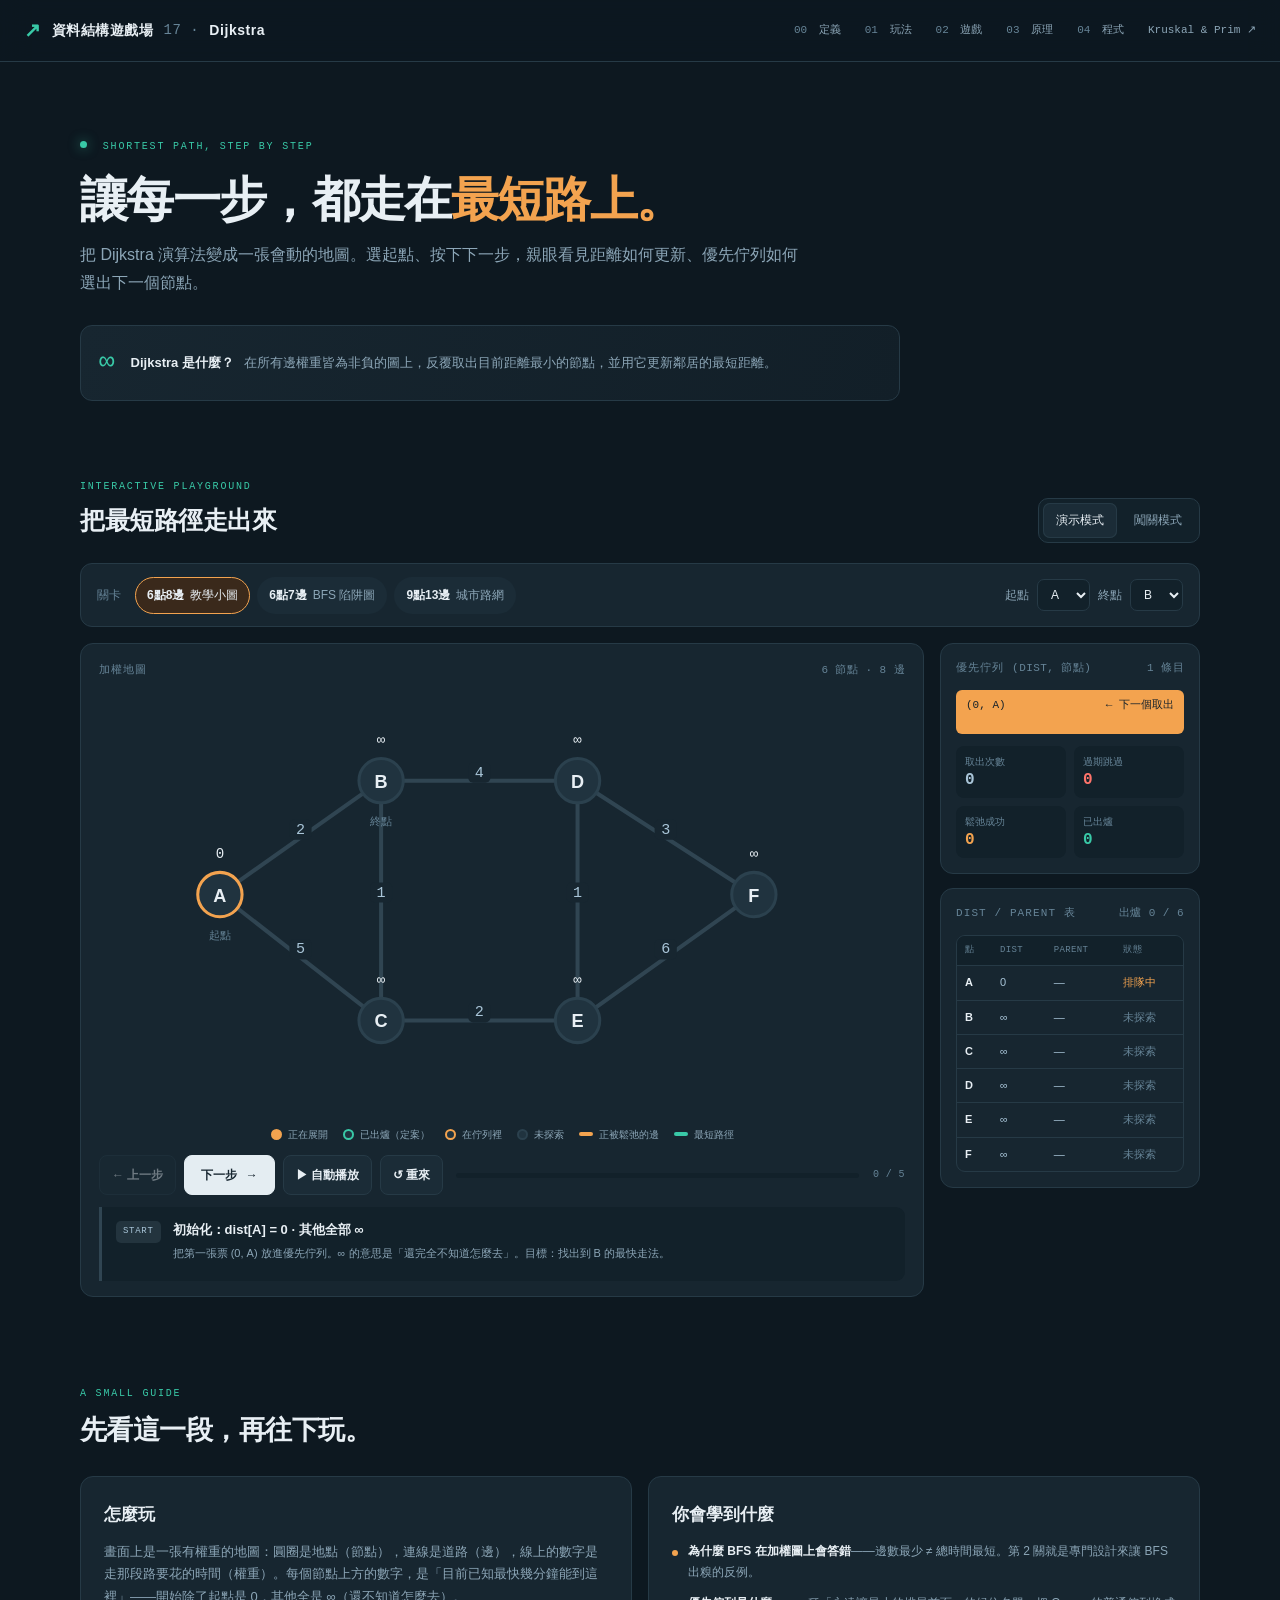
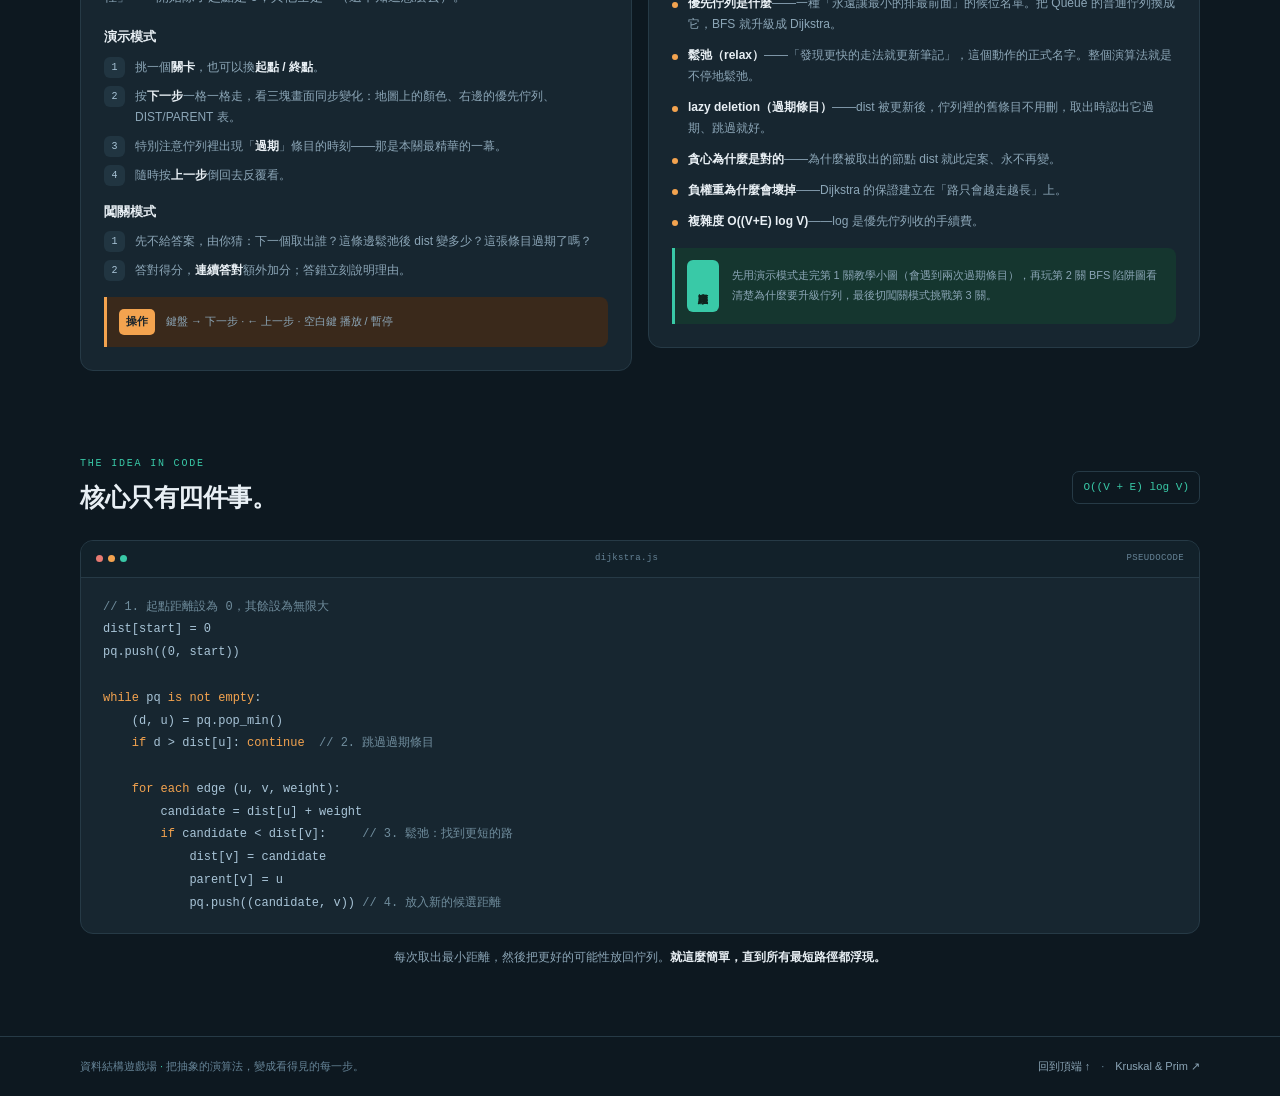
<file: index.html>
<!doctype html>
<html lang="zh-Hant">
<head>
  <meta charset="utf-8">
  <meta name="viewport" content="width=device-width, initial-scale=1">
  <meta name="theme-color" content="#0d1820">
  <meta name="description" content="用互動加權地圖，一步一步看懂 Dijkstra 最短路徑演算法。">
  <title>Dijkstra — 資料結構遊戲場</title>
  <link rel="stylesheet" href="style.css">
</head>
<body>
  <header class="topbar">
    <a class="brand" href="#top"><span class="brand-mark">↗</span> 資料結構遊戲場 <span class="brand-divider">17 ·</span> Dijkstra</a>
    <nav class="chapter-nav" aria-label="章節導覽">
      <a href="#definition"><span>00</span> 定義</a>
      <a href="#how-to"><span>01</span> 玩法</a>
      <a href="#playground"><span>02</span> 遊戲</a>
      <a href="#principles"><span>03</span> 原理</a>
      <a href="#code"><span>04</span> 程式</a>
      <a href="mst.html">Kruskal &amp; Prim ↗</a>
    </nav>
  </header>

  <main id="top">
    <section class="intro section-wrap" id="definition">
      <div class="eyebrow"><span class="eyebrow-dot"></span> SHORTEST PATH, STEP BY STEP</div>
      <h1>讓每一步，都走在<span class="accent-text">最短路上。</span></h1>
      <p class="intro-copy">把 Dijkstra 演算法變成一張會動的地圖。選起點、按下下一步，親眼看見距離如何更新、優先佇列如何選出下一個節點。</p>
      <div class="definition-strip">
        <span class="definition-icon">∞</span>
        <p><strong>Dijkstra 是什麼？</strong> 在所有邊權重皆為非負的圖上，反覆取出目前距離最小的節點，並用它更新鄰居的最短距離。</p>
      </div>
    </section>

    <section class="playground section-wrap" id="playground" aria-label="Dijkstra 互動遊戲場">
      <div class="playground-heading">
        <div>
          <div class="eyebrow">INTERACTIVE PLAYGROUND</div>
          <h2>把最短路徑走出來</h2>
        </div>
        <div class="mode-switch" role="group" aria-label="選擇模式">
          <button class="mode-button active" id="demo-mode" type="button" aria-pressed="true">演示模式</button>
          <button class="mode-button" id="challenge-mode" type="button" aria-pressed="false">闖關模式</button>
        </div>
      </div>

      <div class="graph-picker">
        <span class="control-label">關卡</span>
        <div class="graph-tabs" role="group" aria-label="選擇加權圖">
          <button class="graph-tab selected" type="button" data-graph="lesson" aria-pressed="true"><strong>6點8邊</strong><span>教學小圖</span></button>
          <button class="graph-tab" type="button" data-graph="trap" aria-pressed="false"><strong>6點7邊</strong><span>BFS 陷阱圖</span></button>
          <button class="graph-tab" type="button" data-graph="city" aria-pressed="false"><strong>9點13邊</strong><span>城市路網</span></button>
        </div>
        <div class="endpoints">
          <label for="start-select">起點</label>
          <select id="start-select" aria-label="選擇起點"></select>
          <label for="end-select">終點</label>
          <select id="end-select" aria-label="選擇終點"></select>
        </div>
      </div>

      <div class="workspace-grid">
        <section class="map-card panel" aria-label="加權地圖">
          <div class="panel-heading">
            <h3>加權地圖</h3>
            <span class="mono" id="graph-count">6 節點 · 8 邊</span>
          </div>
          <div class="map-viewport">
            <svg id="graph-svg" viewBox="0 0 800 430" role="img" aria-label="目前關卡的加權圖"></svg>
          </div>
          <div class="legend" aria-label="地圖圖例">
            <span><i class="legend-dot expanding"></i>正在展開</span>
            <span><i class="legend-dot settled"></i>已出爐（定案）</span>
            <span><i class="legend-dot queued"></i>在佇列裡</span>
            <span><i class="legend-dot unexplored"></i>未探索</span>
            <span><i class="legend-line relaxing"></i>正被鬆弛的邊</span>
            <span><i class="legend-line shortest"></i>最短路徑</span>
          </div>
          <div class="controls">
            <button class="control-button secondary" id="prev-button" type="button" disabled>← 上一步</button>
            <button class="control-button primary" id="next-button" type="button">下一步 <span>→</span></button>
            <button class="control-button secondary" id="play-button" type="button"><span id="play-icon">▶</span> <span id="play-label">自動播放</span></button>
            <button class="control-button secondary" id="reset-button" type="button">↺ 重來</button>
            <div class="progress-track" role="progressbar" aria-label="演算法進度" aria-valuemin="0" aria-valuemax="100" aria-valuenow="0">
              <span id="progress-fill"></span>
            </div>
            <span class="progress-count mono" id="progress-count">0 / 0</span>
          </div>
          <div class="narration" aria-live="polite">
            <span class="narration-tag" id="step-tag">START</span>
            <div><strong id="step-title"></strong><p id="step-detail"></p></div>
          </div>
        </section>

        <aside class="side-column">
          <section class="panel queue-card">
            <div class="panel-heading">
              <h3>優先佇列 <span class="mono">(DIST, 節點)</span></h3>
              <span class="mono" id="queue-count">0 條目</span>
            </div>
            <div class="queue-list" id="queue-list" aria-live="polite"></div>
            <div class="stats-grid">
              <div class="stat"><span>取出次數</span><strong id="stat-pops">0</strong></div>
              <div class="stat"><span>過期跳過</span><strong class="coral" id="stat-stale">0</strong></div>
              <div class="stat"><span>鬆弛成功</span><strong class="orange" id="stat-relax">0</strong></div>
              <div class="stat"><span>已出爐</span><strong class="teal" id="stat-settled">0</strong></div>
            </div>
          </section>
          <section class="panel table-card">
            <div class="panel-heading">
              <h3>DIST / PARENT 表</h3>
              <span class="mono" id="settled-count">出爐 0 / 6</span>
            </div>
            <div class="table-wrap">
              <table>
                <thead><tr><th>點</th><th>DIST</th><th>PARENT</th><th>狀態</th></tr></thead>
                <tbody id="distance-body"></tbody>
              </table>
            </div>
          </section>
          <section class="panel challenge-card" id="challenge-card" hidden>
            <div class="challenge-kicker">YOUR TURN</div>
            <h3>猜猜下一步</h3>
            <p id="challenge-prompt">下一個會從佇列取出哪個節點？</p>
            <div class="challenge-options" id="challenge-options"></div>
            <p class="challenge-feedback" id="challenge-feedback" aria-live="polite"></p>
          </section>
        </aside>
      </div>
    </section>

    <section class="learning section-wrap" id="how-to">
      <div class="section-title">
        <div class="eyebrow">A SMALL GUIDE</div>
        <h2>先看這一段，再往下玩。</h2>
      </div>
      <div class="learning-grid">
        <article class="info-card panel">
          <h3>怎麼玩</h3>
          <p>畫面上是一張有權重的地圖：圓圈是地點（節點），連線是道路（邊），線上的數字是走那段路要花的時間（權重）。每個節點上方的數字，是「目前已知最快幾分鐘能到這裡」——開始除了起點是 0，其他全是 ∞（還不知道怎麼去）。</p>
          <h4>演示模式</h4>
          <ol class="numbered-list">
            <li><span>1</span><p>挑一個<strong>關卡</strong>，也可以換<strong>起點 / 終點</strong>。</p></li>
            <li><span>2</span><p>按<strong>下一步</strong>一格一格走，看三塊畫面同步變化：地圖上的顏色、右邊的優先佇列、DIST/PARENT 表。</p></li>
            <li><span>3</span><p>特別注意佇列裡出現「<strong>過期</strong>」條目的時刻——那是本關最精華的一幕。</p></li>
            <li><span>4</span><p>隨時按<strong>上一步</strong>倒回去反覆看。</p></li>
          </ol>
          <h4>闖關模式</h4>
          <ol class="numbered-list">
            <li><span>1</span><p>先不給答案，由你猜：下一個取出誰？這條邊鬆弛後 dist 變多少？這張條目過期了嗎？</p></li>
            <li><span>2</span><p>答對得分，<strong>連續答對</strong>額外加分；答錯立刻說明理由。</p></li>
          </ol>
          <div class="keyboard-hint"><span class="hint-badge">操作</span><span>鍵盤 → 下一步 · ← 上一步 · 空白鍵 播放 / 暫停</span></div>
        </article>
        <article class="info-card panel" id="principles">
          <h3>你會學到什麼</h3>
          <ul class="concept-list">
            <li><span><strong>為什麼 BFS 在加權圖上會答錯</strong>——邊數最少 ≠ 總時間最短。第 2 關就是專門設計來讓 BFS 出糗的反例。</span></li>
            <li><span><strong>優先佇列是什麼</strong>——一種「永遠讓最小的排最前面」的候位名單。把 Queue 的普通佇列換成它，BFS 就升級成 Dijkstra。</span></li>
            <li><span><strong>鬆弛（relax）</strong>——「發現更快的走法就更新筆記」，這個動作的正式名字。整個演算法就是不停地鬆弛。</span></li>
            <li><span><strong>lazy deletion（過期條目）</strong>——dist 被更新後，佇列裡的舊條目不用刪，取出時認出它過期、跳過就好。</span></li>
            <li><span><strong>貪心為什麼是對的</strong>——為什麼被取出的節點 dist 就此定案、永不再變。</span></li>
            <li><span><strong>負權重為什麼會壞掉</strong>——Dijkstra 的保證建立在「路只會越走越長」上。</span></li>
            <li><span><strong>複雜度 O((V+E) log V)</strong>——log 是優先佇列收的手續費。</span></li>
          </ul>
          <div class="recommendation"><span class="recommend-icon">建議順序</span><p>先用演示模式走完第 1 關教學小圖（會遇到兩次過期條目），再玩第 2 關 BFS 陷阱圖看清楚為什麼要升級佇列，最後切闖關模式挑戰第 3 關。</p></div>
        </article>
      </div>
    </section>

    <section class="code-section section-wrap" id="code">
      <div class="code-heading"><div><div class="eyebrow">THE IDEA IN CODE</div><h2>核心只有四件事。</h2></div><span class="complexity-badge">O((V + E) log V)</span></div>
      <div class="code-card panel">
        <div class="code-top"><span><i></i><i></i><i></i></span><span class="mono">dijkstra.js</span><span class="mono">PSEUDOCODE</span></div>
        <pre><code><span class="code-comment">// 1. 起點距離設為 0，其餘設為無限大</span>
dist[start] = 0
pq.push((0, start))

<span class="code-keyword">while</span> pq <span class="code-keyword">is not empty</span>:
    (d, u) = pq.pop_min()
    <span class="code-keyword">if</span> d &gt; dist[u]: <span class="code-keyword">continue</span>  <span class="code-comment">// 2. 跳過過期條目</span>

    <span class="code-keyword">for each</span> edge (u, v, weight):
        candidate = dist[u] + weight
        <span class="code-keyword">if</span> candidate &lt; dist[v]:     <span class="code-comment">// 3. 鬆弛：找到更短的路</span>
            dist[v] = candidate
            parent[v] = u
            pq.push((candidate, v)) <span class="code-comment">// 4. 放入新的候選距離</span></code></pre>
      </div>
      <p class="closing-note">每次取出最小距離，然後把更好的可能性放回佇列。<strong>就這麼簡單，直到所有最短路徑都浮現。</strong></p>
    </section>
  </main>
  <footer class="footer"><span>資料結構遊戲場 <span class="footer-dot">·</span> 把抽象的演算法，變成看得見的每一步。</span><span><a href="#top">回到頂端 ↑</a>　·　<a href="mst.html">Kruskal &amp; Prim ↗</a></span></footer>
  <script src="app.js"></script>
</body>
</html>
</file>
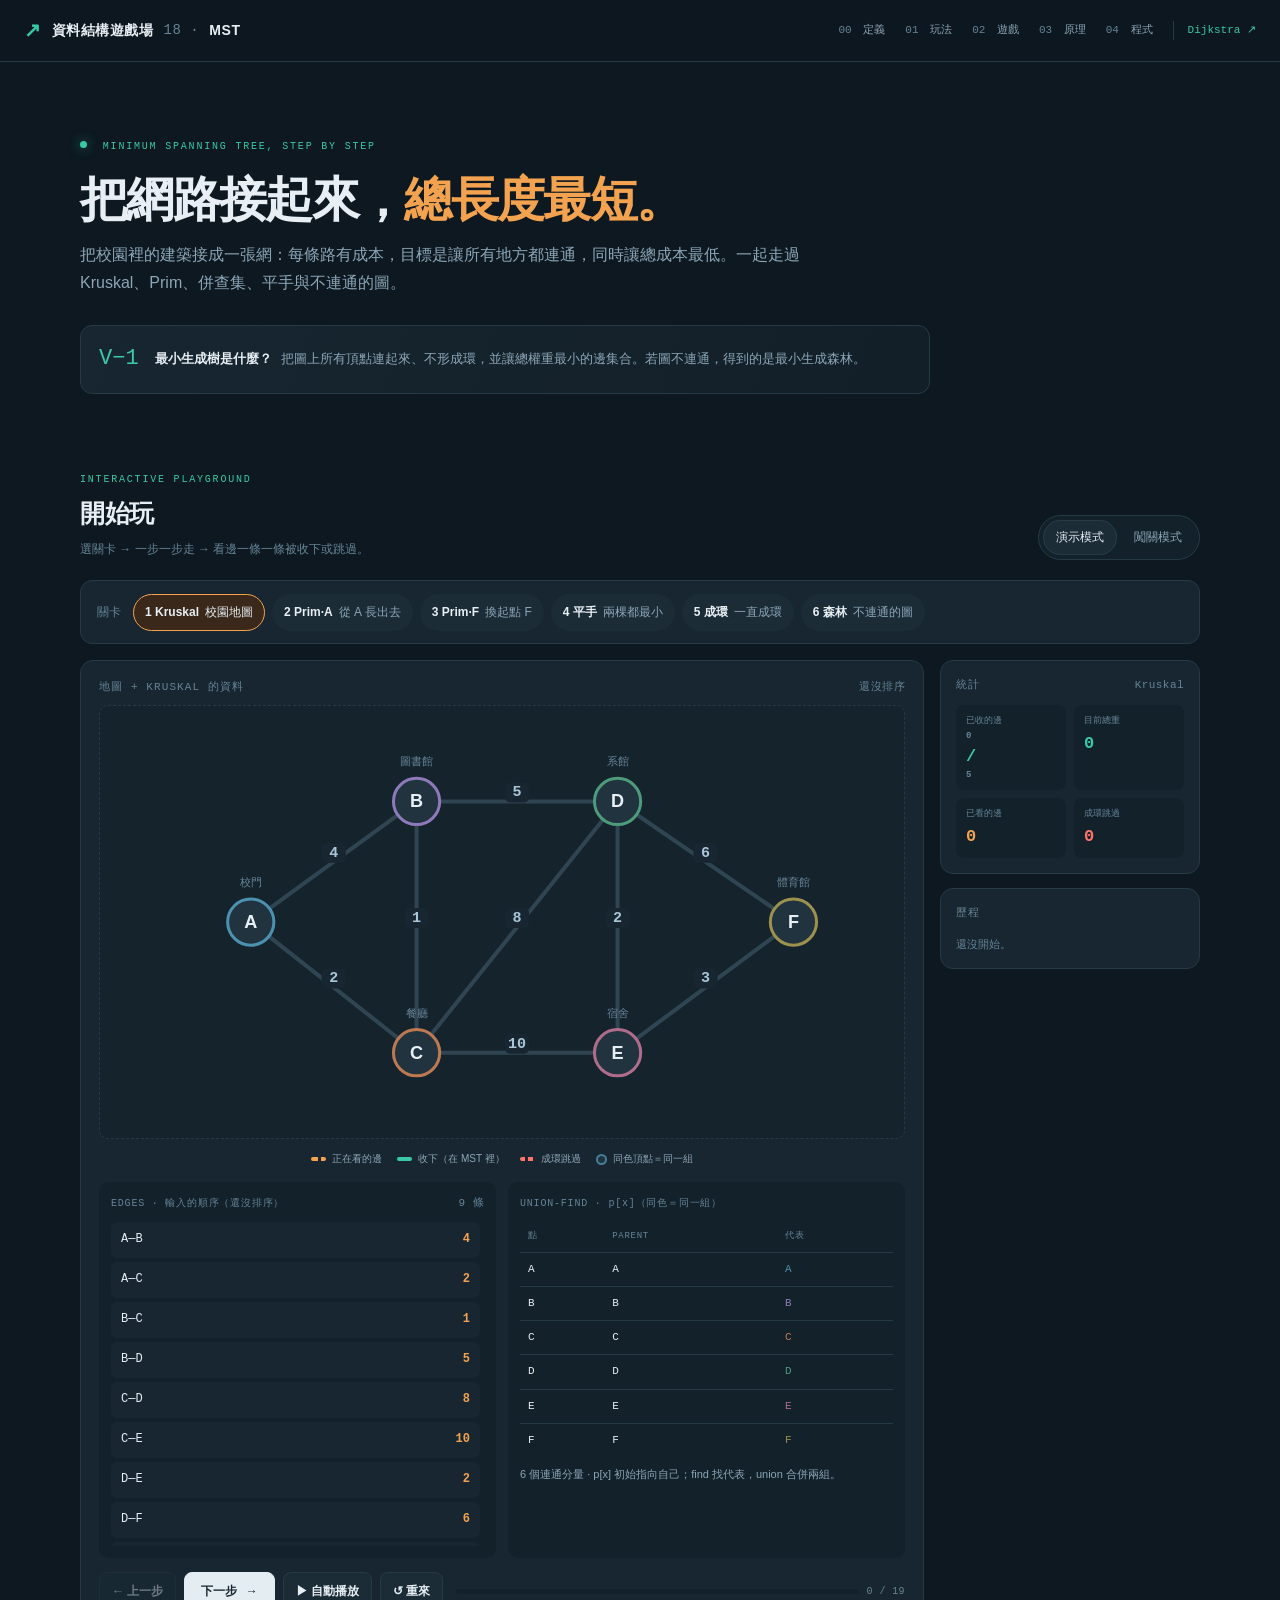
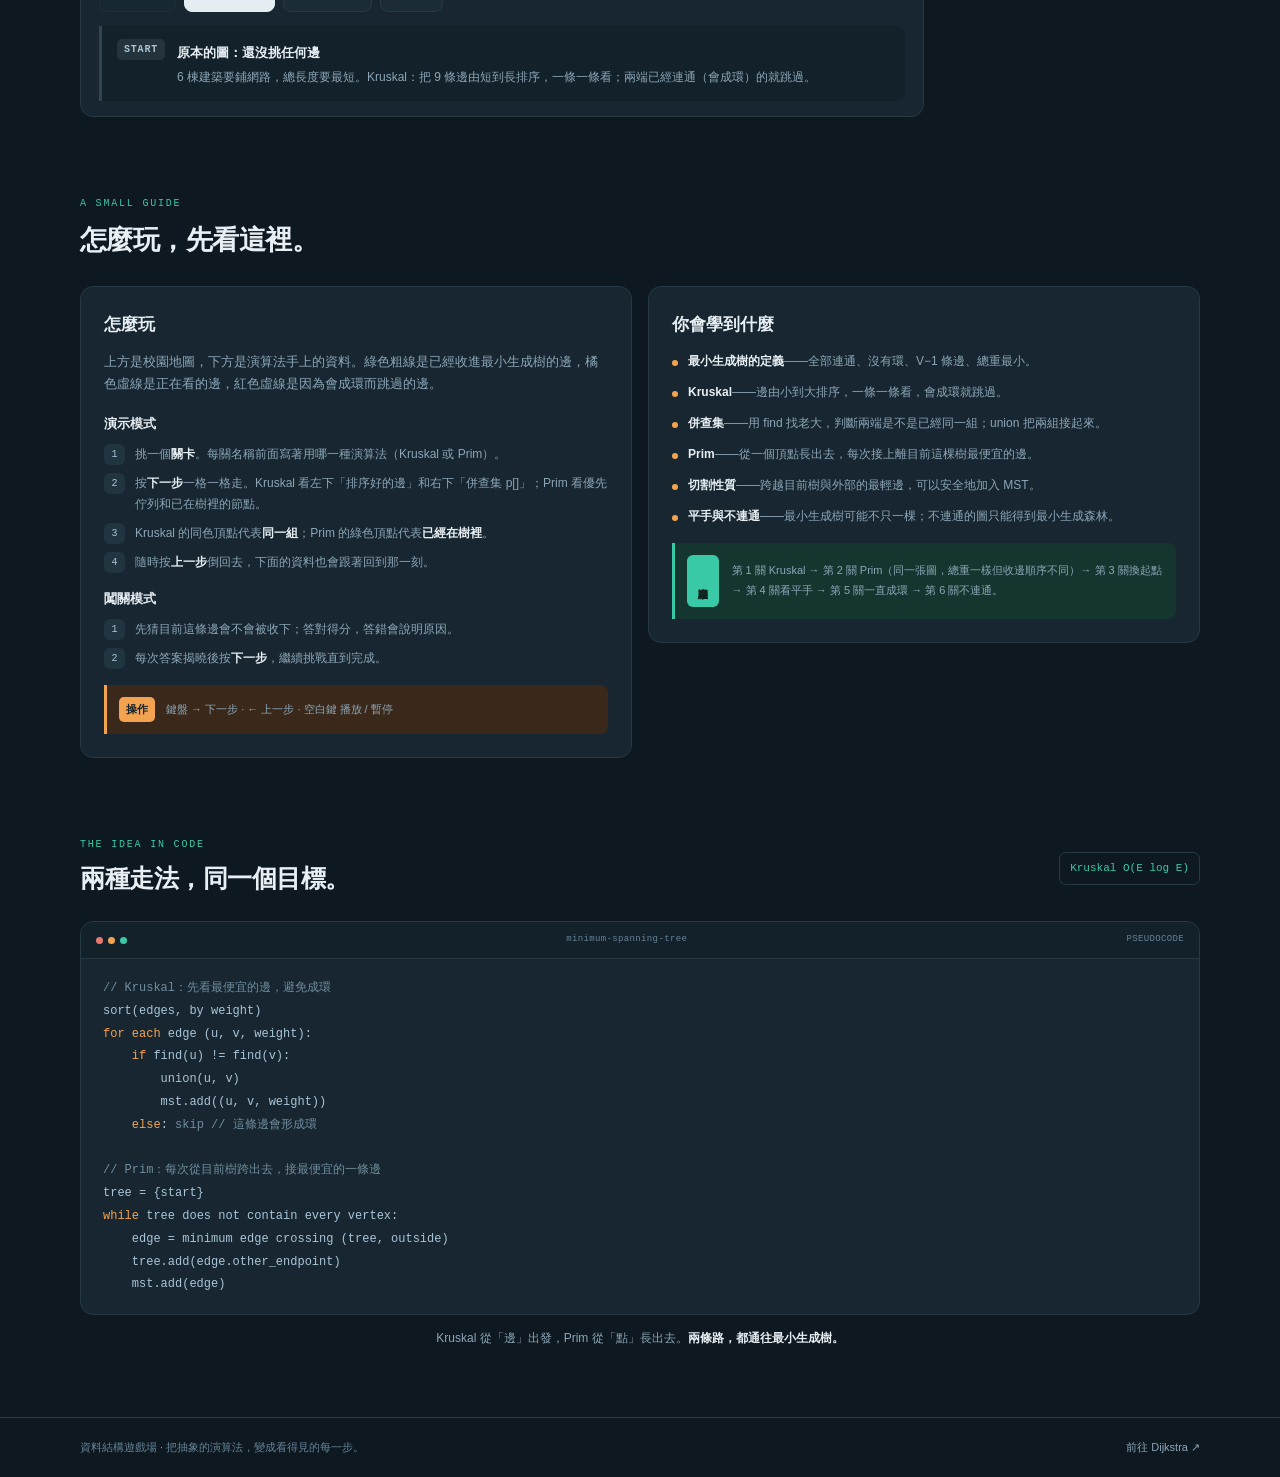
<file: mst.html>
<!doctype html>
<html lang="zh-Hant">
<head>
  <meta charset="utf-8">
  <meta name="viewport" content="width=device-width, initial-scale=1">
  <meta name="theme-color" content="#0d1820">
  <meta name="description" content="用互動地圖逐步看懂 Kruskal、Prim 與最小生成樹。">
  <title>Kruskal &amp; Prim — 資料結構遊戲場</title>
  <link rel="stylesheet" href="mst.css">
</head>
<body>
  <header class="topbar">
    <a class="brand" href="#top"><span class="brand-mark">↗</span> 資料結構遊戲場 <span class="brand-divider">18 ·</span> MST</a>
    <nav class="chapter-nav" aria-label="章節導覽">
      <a href="#definition"><span>00</span> 定義</a>
      <a href="#how-to"><span>01</span> 玩法</a>
      <a href="#playground"><span>02</span> 遊戲</a>
      <a href="#principles"><span>03</span> 原理</a>
      <a href="#code"><span>04</span> 程式</a>
      <a class="chapter-link" href="index.html">Dijkstra ↗</a>
    </nav>
  </header>

  <main id="top">
    <section class="intro section-wrap" id="definition">
      <div class="eyebrow"><span class="eyebrow-dot"></span> MINIMUM SPANNING TREE, STEP BY STEP</div>
      <h1>把網路接起來，<span class="accent-text">總長度最短。</span></h1>
      <p class="intro-copy">把校園裡的建築接成一張網：每條路有成本，目標是讓所有地方都連通，同時讓總成本最低。一起走過 Kruskal、Prim、併查集、平手與不連通的圖。</p>
      <div class="definition-strip">
        <span class="definition-icon">V−1</span>
        <p><strong>最小生成樹是什麼？</strong> 把圖上所有頂點連起來、不形成環，並讓總權重最小的邊集合。若圖不連通，得到的是最小生成森林。</p>
      </div>
    </section>

    <section class="playground section-wrap" id="playground" aria-label="最小生成樹互動遊戲場">
      <div class="playground-heading">
        <div><div class="eyebrow">INTERACTIVE PLAYGROUND</div><h2>開始玩</h2><p class="section-subtitle">選關卡 → 一步一步走 → 看邊一條一條被收下或跳過。</p></div>
        <div class="mode-switch" role="group" aria-label="選擇模式">
          <button class="mode-button active" id="demo-mode" type="button" aria-pressed="true">演示模式</button>
          <button class="mode-button" id="challenge-mode" type="button" aria-pressed="false">闖關模式</button>
        </div>
      </div>

      <div class="graph-picker">
        <span class="control-label">關卡</span>
        <div class="graph-tabs" role="group" aria-label="選擇最小生成樹關卡">
          <button class="graph-tab selected" type="button" data-level="campus" aria-pressed="true"><strong>1 Kruskal</strong><span>校園地圖</span></button>
          <button class="graph-tab" type="button" data-level="primA" aria-pressed="false"><strong>2 Prim·A</strong><span>從 A 長出去</span></button>
          <button class="graph-tab" type="button" data-level="primF" aria-pressed="false"><strong>3 Prim·F</strong><span>換起點 F</span></button>
          <button class="graph-tab" type="button" data-level="tie" aria-pressed="false"><strong>4 平手</strong><span>兩棵都最小</span></button>
          <button class="graph-tab" type="button" data-level="cycles" aria-pressed="false"><strong>5 成環</strong><span>一直成環</span></button>
          <button class="graph-tab" type="button" data-level="forest" aria-pressed="false"><strong>6 森林</strong><span>不連通的圖</span></button>
        </div>
      </div>

      <div class="workspace-grid">
        <section class="map-card panel" aria-label="校園加權地圖">
          <div class="panel-heading"><h3 id="map-heading">地圖 + KRUSKAL 的資料</h3><span class="mono" id="sort-label">還沒排序</span></div>
          <div class="map-viewport"><svg id="mst-svg" viewBox="0 0 800 430" role="img" aria-label="目前關卡的加權地圖"></svg></div>
          <div class="legend" aria-label="地圖圖例">
            <span><i class="legend-line inspecting"></i>正在看的邊</span>
            <span><i class="legend-line accepted"></i>收下（在 MST 裡）</span>
            <span><i class="legend-line rejected"></i>成環跳過</span>
            <span><i class="legend-dot component"></i>同色頂點＝同一組</span>
          </div>
          <div class="data-grid">
            <section class="data-card">
              <div class="panel-heading"><h3 id="edge-list-title">EDGES · 輸入的順序（還沒排序）</h3><span class="mono" id="edge-count"></span></div>
              <ol class="edge-list" id="edge-list" aria-live="polite"></ol>
            </section>
            <section class="data-card">
              <div class="panel-heading"><h3 id="set-title">UNION-FIND · p[x]（同色＝同一組）</h3></div>
              <div class="set-table-wrap"><table class="set-table"><thead id="set-head"></thead><tbody id="set-body"></tbody></table><p class="table-note" id="set-note"></p></div>
            </section>
          </div>
          <div class="controls">
            <button class="control-button secondary" id="prev-button" type="button" disabled>← 上一步</button>
            <button class="control-button primary" id="next-button" type="button">下一步 <span>→</span></button>
            <button class="control-button secondary" id="play-button" type="button"><span id="play-icon">▶</span> <span id="play-label">自動播放</span></button>
            <button class="control-button secondary" id="reset-button" type="button">↺ 重來</button>
            <div class="progress-track" role="progressbar" aria-label="演算法進度" aria-valuemin="0" aria-valuemax="100" aria-valuenow="0"><span id="progress-fill"></span></div>
            <span class="progress-count mono" id="progress-count">0 / 0</span>
          </div>
          <div class="narration" aria-live="polite"><span class="narration-tag" id="step-tag">START</span><div><strong id="step-title"></strong><p id="step-detail"></p></div></div>
        </section>

        <aside class="side-column">
          <section class="panel stats-card">
            <div class="panel-heading"><h3>統計</h3><span class="mono" id="algorithm-label">Kruskal</span></div>
            <div class="stats-grid">
              <div class="stat"><span>已收的邊</span><strong class="teal"><span id="stat-accepted">0</span> / <span id="stat-target">5</span></strong></div>
              <div class="stat"><span>目前總重</span><strong class="teal" id="stat-weight">0</strong></div>
              <div class="stat"><span>已看的邊</span><strong class="orange" id="stat-checked">0</strong></div>
              <div class="stat"><span>成環跳過</span><strong class="coral" id="stat-skipped">0</strong></div>
            </div>
          </section>
          <section class="panel history-card"><div class="panel-heading"><h3>歷程</h3></div><ol id="history-list" aria-live="polite"></ol></section>
          <section class="panel challenge-card" id="challenge-card" hidden>
            <div class="challenge-kicker">YOUR TURN</div><h3>這條邊要收下嗎？</h3>
            <p id="challenge-prompt">判斷這條邊會連接兩個不同的連通分量嗎？</p>
            <div class="challenge-options" id="challenge-options"></div>
            <p class="challenge-feedback" id="challenge-feedback" aria-live="polite"></p>
          </section>
        </aside>
      </div>
    </section>

    <section class="learning section-wrap" id="how-to">
      <div class="section-title"><div class="eyebrow">A SMALL GUIDE</div><h2>怎麼玩，先看這裡。</h2></div>
      <div class="learning-grid">
        <article class="info-card panel">
          <h3>怎麼玩</h3>
          <p>上方是校園地圖，下方是演算法手上的資料。綠色粗線是已經收進最小生成樹的邊，橘色虛線是正在看的邊，紅色虛線是因為會成環而跳過的邊。</p>
          <h4>演示模式</h4>
          <ol class="numbered-list">
            <li><span>1</span><p>挑一個<strong>關卡</strong>。每關名稱前面寫著用哪一種演算法（Kruskal 或 Prim）。</p></li>
            <li><span>2</span><p>按<strong>下一步</strong>一格一格走。Kruskal 看左下「排序好的邊」和右下「併查集 p[]」；Prim 看優先佇列和已在樹裡的節點。</p></li>
            <li><span>3</span><p>Kruskal 的同色頂點代表<strong>同一組</strong>；Prim 的綠色頂點代表<strong>已經在樹裡</strong>。</p></li>
            <li><span>4</span><p>隨時按<strong>上一步</strong>倒回去，下面的資料也會跟著回到那一刻。</p></li>
          </ol>
          <h4>闖關模式</h4>
          <ol class="numbered-list"><li><span>1</span><p>先猜目前這條邊會不會被收下；答對得分，答錯會說明原因。</p></li><li><span>2</span><p>每次答案揭曉後按<strong>下一步</strong>，繼續挑戰直到完成。</p></li></ol>
          <div class="keyboard-hint"><span class="hint-badge">操作</span><span>鍵盤 → 下一步 · ← 上一步 · 空白鍵 播放 / 暫停</span></div>
        </article>
        <article class="info-card panel" id="principles">
          <h3>你會學到什麼</h3>
          <ul class="concept-list">
            <li><span><strong>最小生成樹的定義</strong>——全部連通、沒有環、V−1 條邊、總重最小。</span></li>
            <li><span><strong>Kruskal</strong>——邊由小到大排序，一條一條看，會成環就跳過。</span></li>
            <li><span><strong>併查集</strong>——用 find 找老大，判斷兩端是不是已經同一組；union 把兩組接起來。</span></li>
            <li><span><strong>Prim</strong>——從一個頂點長出去，每次接上離目前這棵樹最便宜的邊。</span></li>
            <li><span><strong>切割性質</strong>——跨越目前樹與外部的最輕邊，可以安全地加入 MST。</span></li>
            <li><span><strong>平手與不連通</strong>——最小生成樹可能不只一棵；不連通的圖只能得到最小生成森林。</span></li>
          </ul>
          <div class="recommendation"><span class="recommend-icon">建議順序</span><p>第 1 關 Kruskal → 第 2 關 Prim（同一張圖，總重一樣但收邊順序不同）→ 第 3 關換起點 → 第 4 關看平手 → 第 5 關一直成環 → 第 6 關不連通。</p></div>
        </article>
      </div>
    </section>

    <section class="code-section section-wrap" id="code">
      <div class="code-heading"><div><div class="eyebrow">THE IDEA IN CODE</div><h2>兩種走法，同一個目標。</h2></div><span class="complexity-badge">Kruskal O(E log E)</span></div>
      <div class="code-card panel"><div class="code-top"><span><i></i><i></i><i></i></span><span class="mono">minimum-spanning-tree</span><span class="mono">PSEUDOCODE</span></div><pre><code><span class="code-comment">// Kruskal：先看最便宜的邊，避免成環</span>
sort(edges, by weight)
<span class="code-keyword">for each</span> edge (u, v, weight):
    <span class="code-keyword">if</span> find(u) != find(v):
        union(u, v)
        mst.add((u, v, weight))
    <span class="code-keyword">else</span>: <span class="code-comment">skip // 這條邊會形成環</span>

<span class="code-comment">// Prim：每次從目前樹跨出去，接最便宜的一條邊</span>
tree = {start}
<span class="code-keyword">while</span> tree does not contain every vertex:
    edge = minimum edge crossing (tree, outside)
    tree.add(edge.other_endpoint)
    mst.add(edge)</code></pre></div>
      <p class="closing-note">Kruskal 從「邊」出發，Prim 從「點」長出去。<strong>兩條路，都通往最小生成樹。</strong></p>
    </section>
  </main>
  <footer class="footer"><span>資料結構遊戲場 <span class="footer-dot">·</span> 把抽象的演算法，變成看得見的每一步。</span><a href="index.html">前往 Dijkstra ↗</a></footer>
  <script src="mst.js"></script>
</body>
</html>
</file>
<file: style.css>
:root {
  color-scheme: dark;
  --bg: #0d1820;
  --panel: #172630;
  --panel-raised: #1b2c37;
  --panel-deep: #12212a;
  --border: #263a46;
  --line: #304552;
  --text: #e8eff4;
  --muted: #8ca6b7;
  --dim: #668497;
  --orange: #f3a34f;
  --orange-soft: #3a291b;
  --teal: #39c9a7;
  --teal-soft: #15362f;
  --coral: #ff746b;
  --blue: #a9c5d8;
  --mono: "DM Mono", Consolas, monospace;
  --sans: "DM Sans", "Noto Sans TC", "Microsoft JhengHei", sans-serif;
}

* { box-sizing: border-box; }
html { scroll-behavior: smooth; scroll-padding-top: 85px; }
body { margin: 0; background: var(--bg); color: var(--text); font-family: var(--sans); font-size: 15px; line-height: 1.75; }
button, select { font: inherit; }
button { color: inherit; }
a { color: inherit; text-decoration: none; }
.mono { font-family: var(--mono); letter-spacing: .04em; }
.section-wrap { width: min(1120px, calc(100% - 48px)); margin-inline: auto; }
.topbar { height: 62px; position: sticky; z-index: 20; top: 0; display: flex; align-items: center; justify-content: space-between; gap: 20px; padding: 0 max(24px, calc((100% - 1280px) / 2)); background: rgba(13, 24, 32, .94); border-bottom: 1px solid var(--border); backdrop-filter: blur(16px); }
.brand { display: flex; align-items: center; gap: 10px; white-space: nowrap; font-size: 14px; font-weight: 700; letter-spacing: .04em; }
.brand-mark { color: var(--teal); font-size: 20px; }
.brand-divider { color: var(--dim); font-family: var(--mono); font-weight: 400; }
.chapter-nav { display: flex; gap: 24px; }
.chapter-nav a { color: var(--muted); font-family: var(--mono); font-size: 11px; font-weight: 500; transition: color .2s; }
.chapter-nav a span { color: var(--dim); margin-right: 5px; }
.chapter-nav a:hover { color: var(--text); }

.intro { padding: 76px 0 35px; }
.eyebrow { color: var(--teal); font-family: var(--mono); font-size: 10px; font-weight: 500; letter-spacing: .18em; }
.eyebrow-dot { width: 7px; height: 7px; display: inline-block; margin: 0 8px 1px 0; border-radius: 50%; background: var(--teal); box-shadow: 0 0 12px rgba(57, 201, 167, .6); }
.intro h1 { margin: 12px 0 9px; font-size: clamp(32px, 5vw, 48px); line-height: 1.35; letter-spacing: -.035em; }
.accent-text { color: var(--orange); }
.intro-copy { max-width: 720px; margin: 0; color: var(--muted); font-size: 16px; }
.definition-strip { display: flex; align-items: center; gap: 16px; max-width: 820px; margin-top: 28px; padding: 14px 18px; border: 1px solid var(--border); border-radius: 12px; background: linear-gradient(110deg, var(--panel), rgba(23,38,48,.5)); }
.definition-icon { color: var(--teal); font-family: var(--mono); font-size: 26px; }
.definition-strip p { margin: 0; color: var(--muted); font-size: 13px; }
.definition-strip strong { color: var(--text); margin-right: 6px; }

.playground { padding-top: 42px; }
.playground-heading, .code-heading { display: flex; align-items: end; justify-content: space-between; gap: 20px; margin-bottom: 20px; }
h2 { margin: 4px 0 0; font-size: 25px; letter-spacing: -.02em; }
.mode-switch { display: inline-flex; gap: 4px; padding: 4px; background: var(--panel-deep); border: 1px solid var(--border); border-radius: 10px; }
.mode-button { border: 0; background: transparent; padding: 7px 13px; border-radius: 7px; color: var(--muted); cursor: pointer; font-size: 12px; }
.mode-button.active { background: var(--panel-raised); color: var(--text); box-shadow: inset 0 0 0 1px var(--border); }
.graph-picker { display: flex; align-items: center; gap: 12px; min-height: 64px; padding: 10px 16px; background: var(--panel); border: 1px solid var(--border); border-radius: 12px; }
.control-label { margin-right: 2px; color: var(--dim); font-size: 12px; }
.graph-tabs { display: flex; align-items: center; gap: 7px; }
.graph-tab { display: flex; align-items: center; gap: 6px; padding: 7px 11px; border: 1px solid transparent; border-radius: 999px; background: var(--panel-raised); color: var(--muted); cursor: pointer; font-size: 12px; transition: .2s; }
.graph-tab strong { color: var(--text); font-size: 12px; }
.graph-tab:hover { border-color: var(--line); color: var(--text); }
.graph-tab.selected { border-color: var(--orange); background: var(--orange-soft); color: var(--text); }
.endpoints { display: flex; align-items: center; gap: 8px; margin-left: auto; color: var(--muted); font-size: 12px; }
.endpoints select { min-width: 53px; padding: 7px 9px; border: 1px solid var(--border); border-radius: 7px; background: var(--panel-deep); color: var(--text); cursor: pointer; }
.workspace-grid { display: grid; grid-template-columns: minmax(0, 1fr) 260px; gap: 16px; align-items: start; margin-top: 16px; }
.panel { background: var(--panel); border: 1px solid var(--border); border-radius: 13px; }
.map-card { min-width: 0; padding: 17px 18px 15px; }
.panel-heading { display: flex; align-items: center; justify-content: space-between; gap: 8px; }
.panel-heading h3 { margin: 0; color: var(--dim); font-family: var(--mono); font-size: 11px; font-weight: 500; letter-spacing: .1em; }
.panel-heading > span { color: var(--dim); font-size: 11px; }
.map-viewport { width: 100%; margin-top: 8px; }
#graph-svg { display: block; width: 100%; height: auto; overflow: visible; }
.edge-line { stroke: var(--line); stroke-width: 4; stroke-linecap: round; transition: stroke .25s, stroke-width .25s; }
.edge-line.active-edge { stroke: var(--orange); stroke-width: 6; }
.edge-line.path-edge { stroke: var(--teal); stroke-width: 5; }
.edge-label-bg { fill: var(--panel); }
.edge-weight { fill: var(--blue); font-family: var(--mono); font-size: 15px; font-weight: 500; text-anchor: middle; dominant-baseline: central; }
.node-circle { fill: #20333f; stroke: #2b414e; stroke-width: 3; transition: fill .25s, stroke .25s; }
.node-group.active .node-circle { fill: #4a331f; stroke: var(--orange); stroke-width: 4; }
.node-group.settled .node-circle { fill: #173a33; stroke: var(--teal); }
.node-group.queued .node-circle { stroke: var(--orange); }
.node-label { fill: var(--text); font-family: var(--sans); font-size: 18px; font-weight: 700; text-anchor: middle; dominant-baseline: central; }
.distance-label { fill: var(--text); font-family: var(--mono); font-size: 14px; font-weight: 500; text-anchor: middle; }
.node-caption { fill: var(--dim); font-family: var(--sans); font-size: 11px; text-anchor: middle; }
.legend { display: flex; flex-wrap: wrap; justify-content: center; gap: 11px 15px; padding: 4px 0 12px; color: var(--muted); font-size: 10px; }
.legend span { display: inline-flex; align-items: center; gap: 6px; white-space: nowrap; }
.legend-dot { display: inline-block; width: 11px; height: 11px; border-radius: 50%; background: #20333f; border: 2px solid #2b414e; }
.legend-dot.expanding { background: var(--orange); border-color: var(--orange); }
.legend-dot.settled { border-color: var(--teal); }
.legend-dot.queued { border-color: var(--orange); }
.legend-line { width: 14px; height: 4px; border-radius: 5px; background: var(--orange); }
.legend-line.shortest { background: var(--teal); }
.controls { display: flex; align-items: center; gap: 8px; }
.control-button { min-height: 40px; padding: 8px 12px; border: 1px solid var(--border); border-radius: 8px; cursor: pointer; font-size: 12px; font-weight: 600; white-space: nowrap; transition: background .2s, transform .2s; }
.control-button:hover:not(:disabled) { transform: translateY(-1px); }
.control-button:disabled { opacity: .42; cursor: not-allowed; }
.control-button.secondary { background: var(--panel-raised); }
.control-button.secondary:hover:not(:disabled) { background: #243a47; }
.control-button.primary { padding-inline: 16px; border-color: #e4edf2; background: #e4edf2; color: #172630; }
.control-button.primary:hover:not(:disabled) { background: #fff; }
.control-button.primary span { margin-left: 5px; }
.progress-track { flex: 1; min-width: 25px; height: 5px; margin-left: 5px; overflow: hidden; border-radius: 9px; background: var(--panel-deep); }
.progress-track span { display: block; width: 0; height: 100%; border-radius: inherit; background: var(--teal); transition: width .25s; }
.progress-count { min-width: 38px; color: var(--dim); font-size: 10px; text-align: right; }
.narration { display: flex; align-items: flex-start; gap: 12px; min-height: 74px; margin-top: 12px; padding: 12px 14px; border-left: 3px solid var(--line); border-radius: 0 9px 9px 0; background: var(--panel-deep); }
.narration-tag { margin-top: 2px; padding: 3px 7px; border-radius: 5px; background: #23343e; color: var(--blue); font-family: var(--mono); font-size: 9px; font-weight: 500; letter-spacing: .08em; }
.narration strong { display: block; font-size: 13px; }
.narration p { margin: 2px 0 0; color: var(--muted); font-size: 11px; line-height: 1.65; }
.side-column { display: grid; gap: 14px; }
.queue-card, .table-card, .challenge-card { padding: 15px; }
.queue-list { display: grid; gap: 6px; min-height: 44px; max-height: 150px; margin: 12px 0; overflow-y: auto; }
.queue-item { display: flex; justify-content: space-between; padding: 6px 10px; border-radius: 6px; background: var(--panel-deep); color: var(--blue); font-family: var(--mono); font-size: 11px; }
.queue-item.next { background: var(--orange); color: #18232b; font-weight: 500; }
.queue-item.stale { color: var(--coral); text-decoration: line-through; }
.queue-empty { padding: 8px 10px; color: var(--dim); font-size: 11px; }
.stats-grid { display: grid; grid-template-columns: 1fr 1fr; gap: 8px; }
.stat { min-height: 52px; padding: 7px 9px; border-radius: 8px; background: var(--panel-deep); }
.stat span { display: block; color: var(--dim); font-size: 10px; }
.stat strong { display: block; margin-top: -1px; color: var(--blue); font-family: var(--mono); font-size: 16px; line-height: 1.3; }
.stat strong.coral { color: var(--coral); }
.stat strong.orange { color: var(--orange); }
.stat strong.teal { color: var(--teal); }
.table-card .panel-heading { margin-bottom: 11px; }
.table-wrap { overflow: hidden; border: 1px solid var(--border); border-radius: 9px; }
table { width: 100%; border-collapse: collapse; font-size: 11px; }
th, td { padding: 7px 8px; border-bottom: 1px solid var(--border); text-align: left; }
th { background: var(--panel-deep); color: var(--dim); font-family: var(--mono); font-size: 9px; font-weight: 500; letter-spacing: .04em; }
td { color: var(--blue); }
td:first-child { color: var(--text); font-weight: 600; }
tbody tr:last-child td { border-bottom: 0; }
.status-settled { color: var(--teal); }
.status-queued { color: var(--orange); }
.status-active { color: var(--orange); }
.status-unseen { color: var(--dim); }
.challenge-card { border-color: rgba(243, 163, 79, .35); background: linear-gradient(140deg, var(--panel), #2b261f); }
.challenge-card h3 { margin: 2px 0 3px; font-size: 14px; }
.challenge-kicker { color: var(--orange); font-family: var(--mono); font-size: 9px; letter-spacing: .14em; }
.challenge-card p { margin: 0 0 9px; color: var(--muted); font-size: 11px; }
.challenge-options { display: flex; flex-wrap: wrap; gap: 6px; }
.challenge-option { padding: 5px 10px; border: 1px solid var(--border); border-radius: 6px; background: var(--panel-deep); cursor: pointer; font-family: var(--mono); font-size: 11px; }
.challenge-option:hover:not(:disabled) { border-color: var(--orange); }
.challenge-option:disabled { cursor: default; opacity: .7; }
.challenge-option.correct { border-color: var(--teal); color: var(--teal); }
.challenge-option.incorrect { border-color: var(--coral); color: var(--coral); }
.challenge-feedback { min-height: 20px; margin: 8px 0 0 !important; color: var(--teal) !important; }

.learning { padding-top: 88px; }
.section-title { margin-bottom: 22px; }
.section-title h2 { font-size: 27px; }
.learning-grid { display: grid; grid-template-columns: 1fr 1fr; gap: 16px; align-items: start; }
.info-card { padding: 23px; }
.info-card h3 { margin: 0 0 11px; font-size: 17px; }
.info-card > p { margin: 0 0 17px; color: var(--muted); font-size: 13px; }
.info-card h4 { margin: 15px 0 8px; font-size: 13px; }
.numbered-list { display: grid; gap: 8px; padding: 0; margin: 0; list-style: none; }
.numbered-list li { display: flex; gap: 10px; align-items: flex-start; }
.numbered-list li > span { flex: 0 0 21px; height: 21px; border-radius: 6px; background: #213541; color: var(--blue); font-family: var(--mono); font-size: 10px; font-weight: 500; line-height: 21px; text-align: center; }
.numbered-list p { margin: 0; color: var(--muted); font-size: 12px; }
.numbered-list strong { color: var(--text); }
.keyboard-hint { display: flex; align-items: center; gap: 11px; margin-top: 16px; padding: 12px; border-left: 3px solid var(--orange); border-radius: 0 8px 8px 0; background: var(--orange-soft); color: var(--muted); font-size: 11px; }
.hint-badge { padding: 3px 7px; border-radius: 5px; background: var(--orange); color: #18232b; font-weight: 700; }
.concept-list { display: grid; gap: 10px; padding: 0; margin: 0; list-style: none; }
.concept-list li { display: flex; gap: 10px; color: var(--muted); font-size: 12px; }
.concept-list li::before { content: ""; flex: 0 0 6px; width: 6px; height: 6px; margin-top: 9px; border-radius: 50%; background: var(--orange); }
.concept-list strong { color: var(--text); }
.recommendation { display: flex; align-items: center; gap: 13px; margin-top: 16px; padding: 12px; border-left: 3px solid var(--teal); border-radius: 0 8px 8px 0; background: var(--teal-soft); }
.recommend-icon { flex: 0 0 auto; display: grid; place-items: center; min-height: 52px; padding: 7px; border-radius: 6px; background: var(--teal); color: #10251f; font-size: 10px; font-weight: 700; writing-mode: vertical-rl; }
.recommendation p { margin: 0; color: var(--muted); font-size: 11px; }
.code-section { padding-top: 84px; }
.code-heading { align-items: center; }
.complexity-badge { padding: 6px 10px; border: 1px solid var(--border); border-radius: 7px; color: var(--teal); font-family: var(--mono); font-size: 11px; }
.code-card { overflow: hidden; }
.code-top { display: flex; align-items: center; justify-content: space-between; padding: 10px 15px; border-bottom: 1px solid var(--border); background: var(--panel-deep); color: var(--dim); font-size: 9px; }
.code-top > span:first-child { display: flex; gap: 5px; }
.code-top i { width: 7px; height: 7px; display: block; border-radius: 50%; background: #e87a72; }
.code-top i:nth-child(2) { background: var(--orange); }
.code-top i:nth-child(3) { background: var(--teal); }
.code-card pre { overflow-x: auto; padding: 18px 22px; margin: 0; color: var(--blue); font-family: var(--mono); font-size: 12px; line-height: 1.9; }
.code-comment { color: #708d9d; }
.code-keyword { color: var(--orange); }
.closing-note { margin: 13px 0 0; color: var(--muted); text-align: center; font-size: 12px; }
.closing-note strong { color: var(--text); }
.footer { display: flex; justify-content: space-between; gap: 15px; margin-top: 68px; padding: 20px max(24px, calc((100% - 1120px) / 2)); border-top: 1px solid var(--border); color: var(--dim); font-size: 11px; }
.footer a { color: var(--muted); }
.footer-dot { color: var(--teal); }

@media (max-width: 900px) {
  .chapter-nav { gap: 12px; }
  .workspace-grid { grid-template-columns: minmax(0, 1fr) 230px; gap: 12px; }
  .graph-picker { flex-wrap: wrap; }
  .endpoints { margin-left: 0; }
  .controls { flex-wrap: wrap; }
  .progress-track { min-width: 100px; }
}
@media (max-width: 700px) {
  .topbar { height: auto; min-height: 56px; padding-inline: 16px; }
  .brand { font-size: 12px; }
  .chapter-nav { display: none; }
  .section-wrap { width: min(100% - 28px, 540px); }
  .intro { padding-top: 48px; }
  .intro-copy { font-size: 14px; }
  .playground-heading { align-items: flex-start; flex-direction: column; }
  .graph-picker { gap: 9px; padding: 11px; }
  .graph-tabs { flex-wrap: wrap; }
  .graph-tab { padding: 6px 9px; font-size: 10px; }
  .graph-tab strong { font-size: 10px; }
  .endpoints { width: 100%; }
  .workspace-grid { grid-template-columns: 1fr; }
  .side-column { grid-template-columns: 1fr 1fr; align-items: start; }
  .queue-card { grid-row: span 2; }
  .map-card { padding: 13px 11px; }
  .legend { gap: 7px 10px; font-size: 9px; }
  .controls { gap: 6px; }
  .control-button { padding: 7px 9px; font-size: 10px; }
  .control-button.primary { padding-inline: 11px; }
  .progress-track { order: 2; flex-basis: calc(100% - 45px); margin-left: 0; }
  .progress-count { order: 3; }
  .narration { padding: 10px; }
  .learning { padding-top: 62px; }
  .learning-grid { grid-template-columns: 1fr; }
  .info-card { padding: 18px; }
  .code-section { padding-top: 62px; }
  .code-card pre { padding: 15px; font-size: 10px; }
  .footer { margin-top: 48px; padding-inline: 14px; font-size: 9px; }
}
@media (max-width: 430px) {
  .side-column { grid-template-columns: 1fr; }
  .queue-card { grid-row: auto; }
  .graph-tab { gap: 4px; }
  .graph-tab span { font-size: 9px; }
  .control-button { min-height: 36px; }
}
</file>
<file: mst.css>
:root {
  color-scheme: dark;
  --bg: #0d1820;
  --panel: #172630;
  --panel-raised: #1b2c37;
  --panel-deep: #12212a;
  --border: #263a46;
  --line: #304552;
  --text: #e8eff4;
  --muted: #8ca6b7;
  --dim: #668497;
  --orange: #f3a34f;
  --orange-soft: #3a291b;
  --teal: #39c9a7;
  --teal-soft: #15362f;
  --coral: #ff746b;
  --blue: #a9c5d8;
  --mono: "DM Mono", Consolas, monospace;
  --sans: "DM Sans", "Noto Sans TC", "Microsoft JhengHei", sans-serif;
}

* { box-sizing: border-box; }
html { scroll-behavior: smooth; scroll-padding-top: 85px; }
body { margin: 0; background: var(--bg); color: var(--text); font-family: var(--sans); font-size: 15px; line-height: 1.75; }
button { font: inherit; color: inherit; }
a { color: inherit; text-decoration: none; }
.mono { font-family: var(--mono); letter-spacing: .04em; }
.section-wrap { width: min(1120px, calc(100% - 48px)); margin-inline: auto; }
.topbar { height: 62px; position: sticky; z-index: 20; top: 0; display: flex; align-items: center; justify-content: space-between; gap: 20px; padding: 0 max(24px, calc((100% - 1280px) / 2)); background: rgba(13, 24, 32, .94); border-bottom: 1px solid var(--border); backdrop-filter: blur(16px); }
.brand { display: flex; align-items: center; gap: 10px; white-space: nowrap; font-size: 14px; font-weight: 700; letter-spacing: .04em; }
.brand-mark { color: var(--teal); font-size: 20px; }
.brand-divider { color: var(--dim); font-family: var(--mono); font-weight: 400; }
.chapter-nav { display: flex; gap: 20px; align-items: center; }
.chapter-nav a { color: var(--muted); font-family: var(--mono); font-size: 11px; font-weight: 500; }
.chapter-nav a span { color: var(--dim); margin-right: 5px; }
.chapter-nav a:hover, .chapter-nav .chapter-link { color: var(--text); }
.chapter-nav .chapter-link { padding-left: 14px; border-left: 1px solid var(--border); color: var(--teal); }
.intro { padding: 76px 0 35px; }
.eyebrow { color: var(--teal); font-family: var(--mono); font-size: 10px; font-weight: 500; letter-spacing: .18em; }
.eyebrow-dot { width: 7px; height: 7px; display: inline-block; margin: 0 8px 1px 0; border-radius: 50%; background: var(--teal); box-shadow: 0 0 12px rgba(57, 201, 167, .6); }
.intro h1 { margin: 12px 0 9px; font-size: clamp(32px, 5vw, 48px); line-height: 1.35; letter-spacing: -.035em; }
.accent-text { color: var(--orange); }
.intro-copy { max-width: 760px; margin: 0; color: var(--muted); font-size: 16px; }
.definition-strip { display: flex; align-items: center; gap: 16px; max-width: 850px; margin-top: 28px; padding: 14px 18px; border: 1px solid var(--border); border-radius: 12px; background: linear-gradient(110deg, var(--panel), rgba(23,38,48,.5)); }
.definition-icon { color: var(--teal); font-family: var(--mono); font-size: 22px; white-space: nowrap; }
.definition-strip p { margin: 0; color: var(--muted); font-size: 13px; }
.definition-strip strong { color: var(--text); margin-right: 6px; }
.playground { padding-top: 42px; }
.playground-heading, .code-heading { display: flex; align-items: end; justify-content: space-between; gap: 20px; margin-bottom: 20px; }
h2 { margin: 4px 0 0; font-size: 25px; letter-spacing: -.02em; }
.section-subtitle { margin: 3px 0 0; color: var(--dim); font-size: 12px; }
.mode-switch { display: inline-flex; gap: 4px; padding: 4px; background: var(--panel-deep); border: 1px solid var(--border); border-radius: 999px; }
.mode-button { border: 0; background: transparent; padding: 7px 13px; border-radius: 999px; color: var(--muted); cursor: pointer; font-size: 12px; }
.mode-button.active { background: var(--panel-raised); color: var(--text); box-shadow: inset 0 0 0 1px var(--border); }
.graph-picker { display: flex; align-items: center; gap: 12px; min-height: 64px; padding: 10px 16px; background: var(--panel); border: 1px solid var(--border); border-radius: 12px; }
.control-label { flex: 0 0 auto; color: var(--dim); font-size: 12px; }
.graph-tabs { display: flex; flex-wrap: wrap; align-items: center; gap: 7px; }
.graph-tab { display: flex; align-items: center; gap: 6px; padding: 7px 11px; border: 1px solid transparent; border-radius: 999px; background: var(--panel-raised); color: var(--muted); cursor: pointer; font-size: 12px; transition: .2s; white-space: nowrap; }
.graph-tab strong { color: var(--text); font-size: 12px; }
.graph-tab:hover { border-color: var(--line); color: var(--text); }
.graph-tab.selected { border-color: var(--orange); background: var(--orange-soft); color: var(--text); }
.workspace-grid { display: grid; grid-template-columns: minmax(0, 1fr) 260px; gap: 16px; align-items: start; margin-top: 16px; }
.panel { background: var(--panel); border: 1px solid var(--border); border-radius: 13px; }
.map-card { min-width: 0; padding: 17px 18px 15px; }
.panel-heading { display: flex; align-items: center; justify-content: space-between; gap: 8px; }
.panel-heading h3 { margin: 0; color: var(--dim); font-family: var(--mono); font-size: 11px; font-weight: 500; letter-spacing: .1em; }
.panel-heading > span { color: var(--dim); font-size: 11px; }
.map-viewport { width: 100%; margin-top: 8px; border: 1px dashed #263a46; border-radius: 9px; background: rgba(18,33,42,.35); }
#mst-svg { display: block; width: 100%; height: auto; overflow: visible; }
.edge-line { stroke: var(--line); stroke-width: 4; stroke-linecap: round; transition: stroke .25s, stroke-width .25s; }
.edge-line.accepted { stroke: var(--teal); stroke-width: 6; }
.edge-line.inspecting { stroke: var(--orange); stroke-width: 6; stroke-dasharray: 8 6; }
.edge-line.rejected { stroke: var(--coral); stroke-width: 5; stroke-dasharray: 5 6; opacity: .8; }
.edge-label-bg { fill: var(--panel); }
.edge-weight { fill: var(--blue); font-family: var(--mono); font-size: 15px; font-weight: 600; text-anchor: middle; dominant-baseline: central; }
.node-circle { fill: #20333f; stroke: #2b414e; stroke-width: 3; transition: fill .25s, stroke .25s; }
.node-group.kruskal-node .node-circle { stroke: var(--component-color); }
.node-group.prim-node.in-tree .node-circle { fill: #173a33; stroke: var(--teal); }
.node-group.active-node .node-circle { fill: #4a331f; stroke: var(--orange); stroke-width: 4; }
.node-label { fill: var(--text); font-family: var(--sans); font-size: 18px; font-weight: 700; text-anchor: middle; dominant-baseline: central; }
.node-caption { fill: var(--dim); font-family: var(--sans); font-size: 11px; text-anchor: middle; }
.legend { display: flex; flex-wrap: wrap; justify-content: center; gap: 8px 15px; padding: 11px 0 14px; color: var(--muted); font-size: 10px; }
.legend span { display: inline-flex; align-items: center; gap: 6px; white-space: nowrap; }
.legend-line { width: 15px; height: 4px; border-radius: 5px; background: var(--orange); }
.legend-line.inspecting { background: repeating-linear-gradient(90deg, var(--orange) 0 7px, transparent 7px 10px); }
.legend-line.accepted { background: var(--teal); }
.legend-line.rejected { background: repeating-linear-gradient(90deg, var(--coral) 0 5px, transparent 5px 8px); }
.legend-dot { display: inline-block; width: 11px; height: 11px; border-radius: 50%; border: 2px solid #477f9b; background: #20333f; }
.data-grid { display: grid; grid-template-columns: 1fr 1fr; gap: 12px; }
.data-card { min-width: 0; padding: 12px; border-radius: 10px; background: var(--panel-deep); }
.data-card .panel-heading { min-height: 20px; margin-bottom: 8px; }
.data-card .panel-heading h3 { font-size: 10px; letter-spacing: .08em; }
.edge-list { display: grid; gap: 4px; max-height: 324px; overflow-y: auto; padding: 0 4px 0 0; margin: 0; list-style: none; scrollbar-color: #607989 #0c171e; }
.edge-row { display: grid; grid-template-columns: 1fr auto; align-items: center; min-height: 36px; padding: 5px 10px; border-radius: 6px; background: var(--panel); color: var(--text); font-family: var(--mono); font-size: 12px; }
.edge-row .weight { color: var(--orange); font-weight: 700; }
.edge-row.accepted { box-shadow: inset 3px 0 var(--teal); }
.edge-row.inspecting { box-shadow: inset 3px 0 var(--orange); background: #2c2a22; }
.edge-row.rejected { box-shadow: inset 3px 0 var(--coral); opacity: .7; }
.set-table-wrap { min-height: 80px; overflow: auto; }
.set-table { width: 100%; border-collapse: collapse; font-family: var(--mono); font-size: 11px; }
.set-table th, .set-table td { padding: 7px 8px; border-bottom: 1px solid var(--border); text-align: left; }
.set-table th { color: var(--dim); font-size: 9px; font-weight: 500; letter-spacing: .08em; }
.set-table tr:last-child td { border-bottom: 0; }
.set-table td:last-child { color: var(--teal); }
.table-note { margin: 8px 0 0; color: var(--muted); font-size: 11px; }
.controls { display: flex; align-items: center; gap: 8px; margin-top: 14px; }
.control-button { min-height: 40px; padding: 8px 12px; border: 1px solid var(--border); border-radius: 8px; cursor: pointer; font-size: 12px; font-weight: 600; white-space: nowrap; transition: background .2s, transform .2s; }
.control-button:hover:not(:disabled) { transform: translateY(-1px); }
.control-button:disabled { opacity: .42; cursor: not-allowed; }
.control-button.secondary { background: var(--panel-raised); }
.control-button.secondary:hover:not(:disabled) { background: #243a47; }
.control-button.primary { padding-inline: 16px; border-color: #e4edf2; background: #e4edf2; color: #172630; }
.control-button.primary:hover:not(:disabled) { background: #fff; }
.control-button.primary span { margin-left: 5px; }
.progress-track { flex: 1; min-width: 25px; height: 5px; margin-left: 5px; overflow: hidden; border-radius: 9px; background: var(--panel-deep); }
.progress-track span { display: block; width: 0; height: 100%; border-radius: inherit; background: var(--teal); transition: width .25s; }
.progress-count { color: var(--dim); font-size: 10px; white-space: nowrap; }
.narration { display: flex; align-items: flex-start; gap: 12px; min-height: 70px; margin-top: 14px; padding: 13px 15px; border-left: 3px solid var(--line); border-radius: 0 9px 9px 0; background: var(--panel-deep); }
.narration-tag { flex: 0 0 auto; padding: 2px 7px; border-radius: 5px; background: #25343c; color: var(--blue); font-family: var(--mono); font-size: 10px; font-weight: 700; letter-spacing: .08em; }
.narration strong { font-size: 13px; }
.narration p { margin: 2px 0 0; color: var(--muted); font-size: 12px; }
.side-column { display: grid; gap: 14px; }
.stats-card, .history-card, .challenge-card { padding: 15px; }
.stats-grid { display: grid; grid-template-columns: 1fr 1fr; gap: 8px; margin-top: 10px; }
.stat { min-width: 0; padding: 9px 10px; border-radius: 8px; background: var(--panel-deep); }
.stat span { display: block; color: var(--dim); font-family: var(--mono); font-size: 9px; }
.stat strong { color: var(--text); font-family: var(--mono); font-size: 17px; line-height: 1.4; }
.stat strong.teal { color: var(--teal); }
.stat strong.orange { color: var(--orange); }
.stat strong.coral { color: var(--coral); }
.history-card ol { display: grid; gap: 8px; max-height: 310px; overflow-y: auto; padding: 0; margin: 12px 0 0; list-style: none; }
.history-card li { display: grid; grid-template-columns: 24px minmax(0, 1fr); gap: 8px; color: var(--muted); font-size: 11px; line-height: 1.55; }
.history-card li span:first-child { color: var(--dim); font-family: var(--mono); }
.history-card li.accepted { color: var(--teal); }
.history-card li.rejected { color: var(--coral); }
.history-card .empty-history { display: block; color: var(--dim); }
.challenge-card { border-color: rgba(243, 163, 79, .35); background: linear-gradient(140deg, var(--panel), #2b261f); }
.challenge-card h3 { margin: 3px 0; font-size: 14px; }
.challenge-kicker { color: var(--orange); font-family: var(--mono); font-size: 9px; letter-spacing: .14em; }
.challenge-card p { margin: 0 0 9px; color: var(--muted); font-size: 11px; }
.challenge-options { display: flex; flex-wrap: wrap; gap: 6px; }
.challenge-option { padding: 5px 10px; border: 1px solid var(--border); border-radius: 6px; background: var(--panel-deep); cursor: pointer; font-family: var(--mono); font-size: 11px; }
.challenge-option:hover:not(:disabled) { border-color: var(--orange); }
.challenge-option:disabled { cursor: default; opacity: .7; }
.challenge-option.correct { border-color: var(--teal); color: var(--teal); }
.challenge-option.incorrect { border-color: var(--coral); color: var(--coral); }
.challenge-feedback { min-height: 20px; margin: 8px 0 0 !important; color: var(--teal) !important; }
.learning { padding-top: 78px; }
.section-title { margin-bottom: 22px; }
.section-title h2 { font-size: 27px; }
.learning-grid { display: grid; grid-template-columns: 1fr 1fr; gap: 16px; align-items: start; }
.info-card { padding: 23px; }
.info-card h3 { margin: 0 0 11px; font-size: 17px; }
.info-card > p { margin: 0 0 17px; color: var(--muted); font-size: 13px; }
.info-card h4 { margin: 15px 0 8px; font-size: 13px; }
.numbered-list { display: grid; gap: 8px; padding: 0; margin: 0; list-style: none; }
.numbered-list li { display: flex; gap: 10px; align-items: flex-start; }
.numbered-list li > span { flex: 0 0 21px; height: 21px; border-radius: 6px; background: #213541; color: var(--blue); font-family: var(--mono); font-size: 10px; line-height: 21px; text-align: center; }
.numbered-list p { margin: 0; color: var(--muted); font-size: 12px; }
.numbered-list strong, .concept-list strong { color: var(--text); }
.keyboard-hint { display: flex; align-items: center; gap: 11px; margin-top: 16px; padding: 12px; border-left: 3px solid var(--orange); border-radius: 0 8px 8px 0; background: var(--orange-soft); color: var(--muted); font-size: 11px; }
.hint-badge { padding: 3px 7px; border-radius: 5px; background: var(--orange); color: #18232b; font-weight: 700; }
.concept-list { display: grid; gap: 10px; padding: 0; margin: 0; list-style: none; }
.concept-list li { display: flex; gap: 10px; color: var(--muted); font-size: 12px; }
.concept-list li::before { content: ""; flex: 0 0 6px; width: 6px; height: 6px; margin-top: 9px; border-radius: 50%; background: var(--orange); }
.recommendation { display: flex; align-items: center; gap: 13px; margin-top: 16px; padding: 12px; border-left: 3px solid var(--teal); border-radius: 0 8px 8px 0; background: var(--teal-soft); }
.recommend-icon { flex: 0 0 auto; display: grid; place-items: center; min-height: 52px; padding: 7px; border-radius: 6px; background: var(--teal); color: #10251f; font-size: 10px; font-weight: 700; writing-mode: vertical-rl; }
.recommendation p { margin: 0; color: var(--muted); font-size: 11px; }
.code-section { padding-top: 78px; }
.code-heading { align-items: center; }
.complexity-badge { padding: 6px 10px; border: 1px solid var(--border); border-radius: 7px; color: var(--teal); font-family: var(--mono); font-size: 11px; }
.code-card { overflow: hidden; }
.code-top { display: flex; align-items: center; justify-content: space-between; padding: 10px 15px; border-bottom: 1px solid var(--border); background: var(--panel-deep); color: var(--dim); font-size: 9px; }
.code-top > span:first-child { display: flex; gap: 5px; }
.code-top i { width: 7px; height: 7px; display: block; border-radius: 50%; background: #e87a72; }
.code-top i:nth-child(2) { background: var(--orange); }
.code-top i:nth-child(3) { background: var(--teal); }
.code-card pre { overflow-x: auto; padding: 18px 22px; margin: 0; color: var(--blue); font-family: var(--mono); font-size: 12px; line-height: 1.9; }
.code-comment { color: #708d9d; }
.code-keyword { color: var(--orange); }
.closing-note { margin: 13px 0 0; color: var(--muted); text-align: center; font-size: 12px; }
.closing-note strong { color: var(--text); }
.footer { display: flex; justify-content: space-between; gap: 15px; margin-top: 68px; padding: 20px max(24px, calc((100% - 1120px) / 2)); border-top: 1px solid var(--border); color: var(--dim); font-size: 11px; }
.footer a { color: var(--muted); }
.footer-dot { color: var(--teal); }
[hidden] { display: none !important; }

@media (max-width: 900px) {
  .chapter-nav { gap: 10px; }
  .chapter-nav a { font-size: 10px; }
  .workspace-grid { grid-template-columns: minmax(0, 1fr) 230px; gap: 12px; }
  .graph-picker { align-items: flex-start; }
  .controls { flex-wrap: wrap; }
  .progress-track { min-width: 100px; }
}
@media (max-width: 700px) {
  .topbar { height: auto; min-height: 56px; padding-inline: 16px; }
  .brand { font-size: 12px; }
  .chapter-nav { display: none; }
  .section-wrap { width: min(100% - 28px, 540px); }
  .intro { padding-top: 48px; }
  .intro-copy { font-size: 14px; }
  .playground-heading { align-items: flex-start; flex-direction: column; }
  .graph-picker { flex-wrap: wrap; gap: 9px; padding: 11px; }
  .graph-tabs { flex-wrap: wrap; }
  .graph-tab { padding: 6px 9px; font-size: 10px; }
  .graph-tab strong { font-size: 10px; }
  .workspace-grid { grid-template-columns: 1fr; }
  .side-column { grid-template-columns: 1fr 1fr; align-items: start; }
  .stats-card { grid-column: 1 / -1; }
  .map-card { padding: 13px 11px; }
  .data-grid { grid-template-columns: 1fr; }
  .legend { gap: 7px 10px; font-size: 9px; }
  .controls { gap: 6px; }
  .control-button { padding: 7px 9px; font-size: 10px; }
  .control-button.primary { padding-inline: 11px; }
  .progress-track { order: 2; flex-basis: calc(100% - 45px); margin-left: 0; }
  .progress-count { order: 3; }
  .narration { padding: 10px; }
  .learning-grid { grid-template-columns: 1fr; }
  .info-card { padding: 18px; }
  .footer { margin-top: 48px; padding-inline: 14px; font-size: 9px; }
}
@media (max-width: 430px) {
  .side-column { grid-template-columns: 1fr; }
  .stats-card { grid-column: auto; }
  .graph-tab { gap: 4px; }
  .graph-tab span { font-size: 9px; }
  .control-button { min-height: 36px; }
}
</file>
